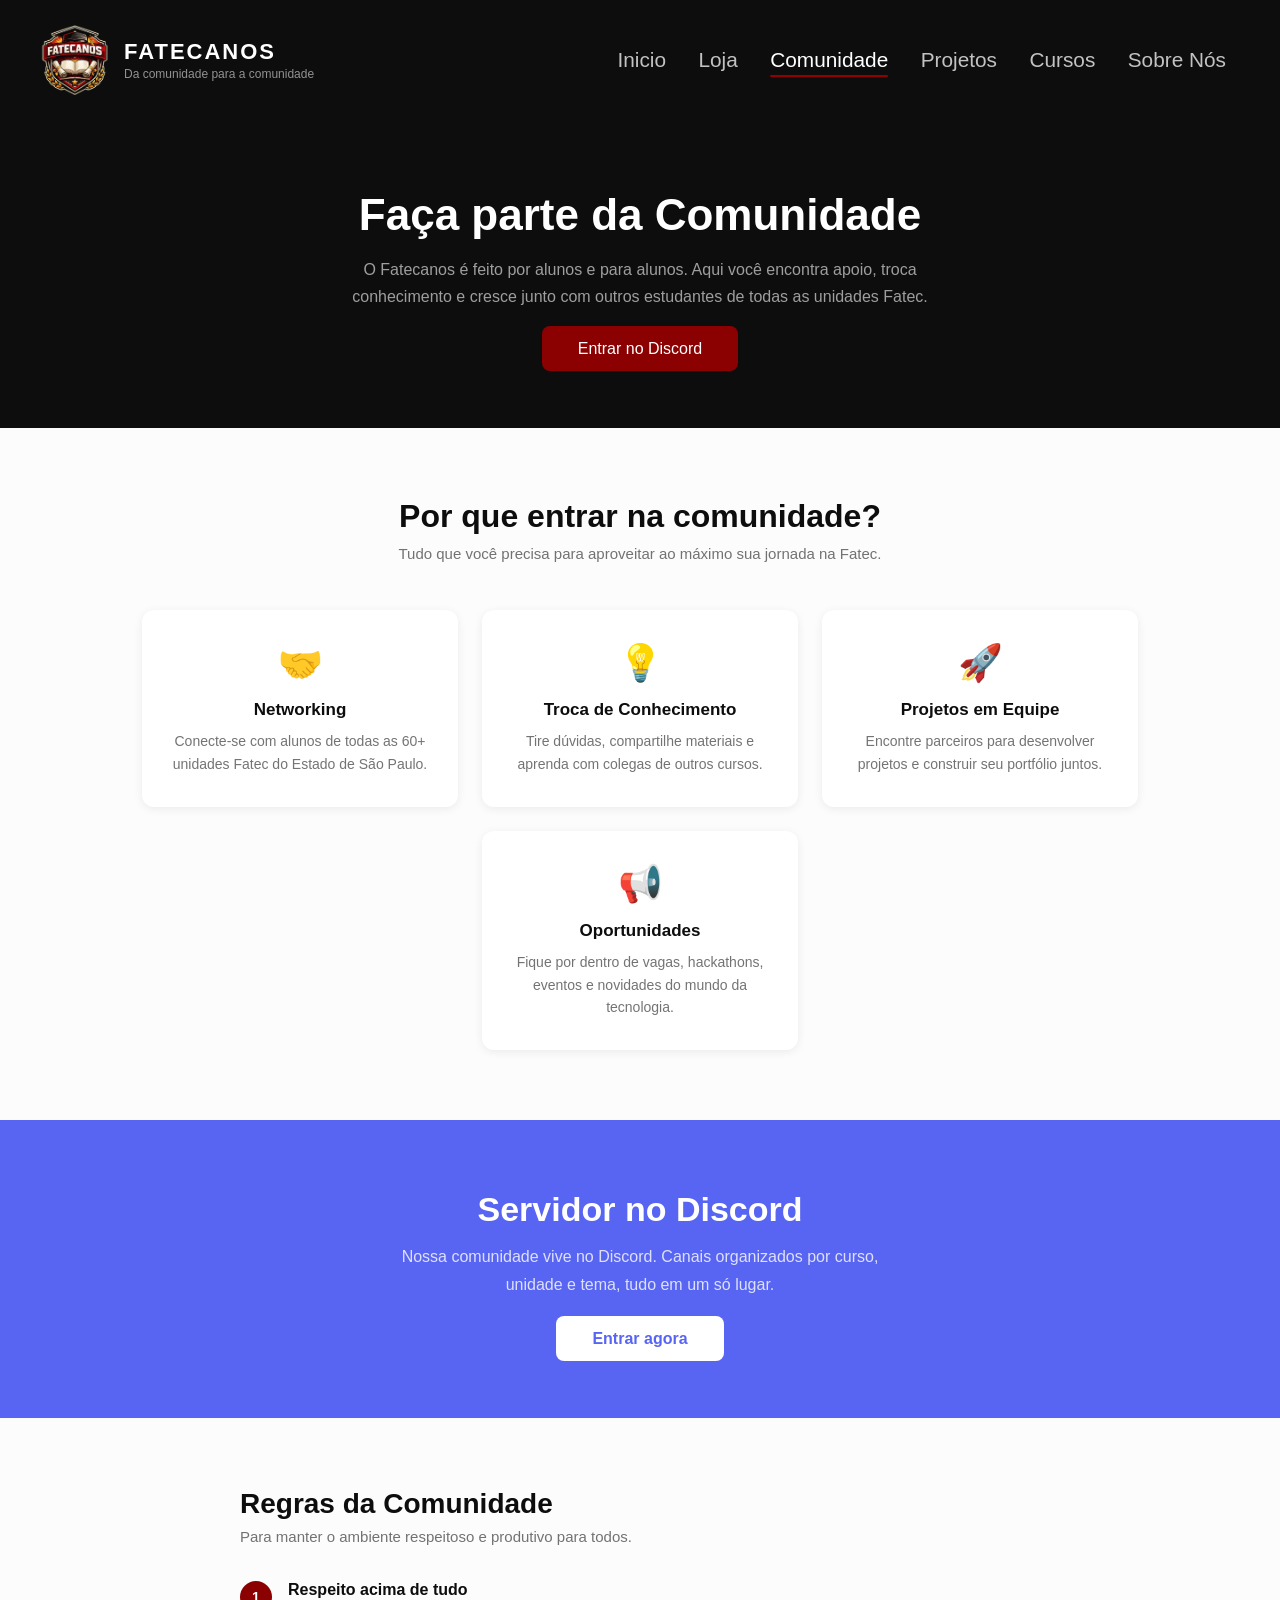
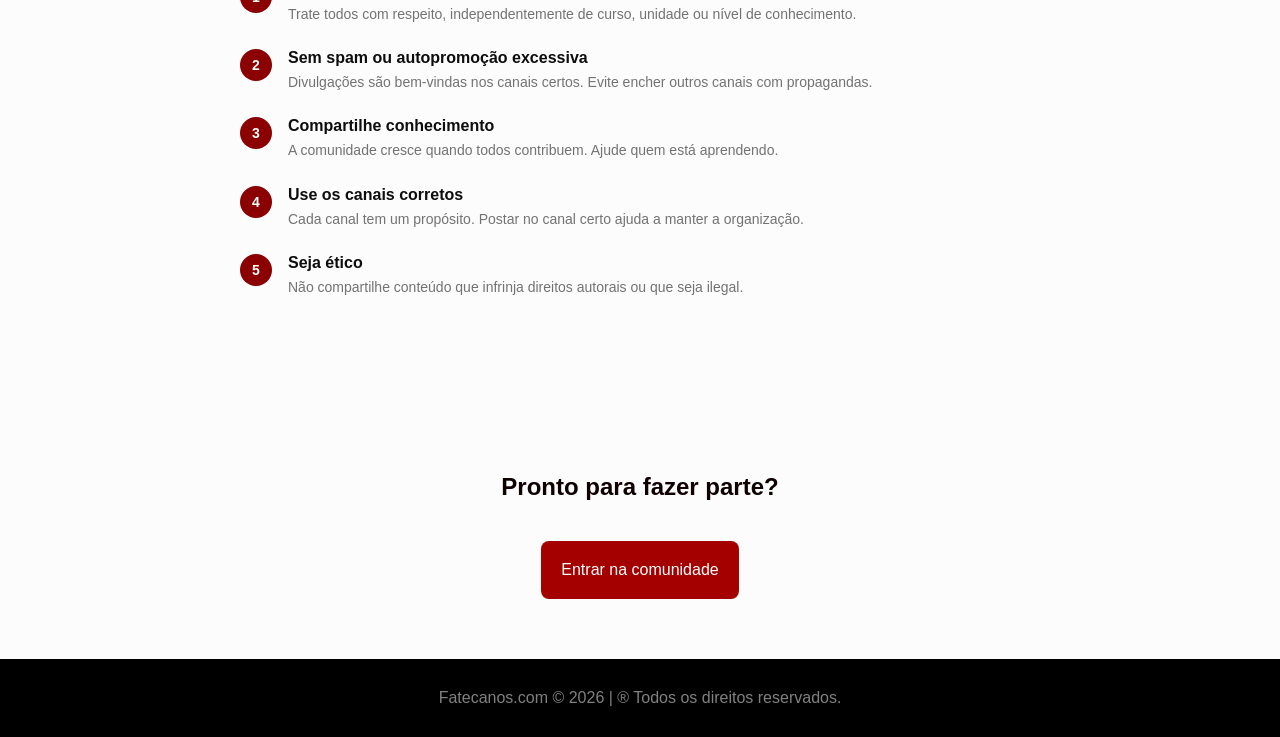
<file: comunidade.html>
<!DOCTYPE html>
<html lang="pt-br">

<head>
    <meta charset="UTF-8">
    <meta http-equiv="X-UA-Compatible" content="IE=edge">
    <meta name="viewport" content="width=device-width, initial-scale=1.0">
    <title>FATECANOS - Comunidade</title>

    <!-- Estilos da Página -->
    <link rel="stylesheet" href="assets/css/estilo.css">
    <link rel="stylesheet" href="assets/css/comunidade.css">
    <link rel="stylesheet" href="assets/css/cards.css">
    <link rel="stylesheet" href="assets/css/nav.css">

    <!-- favicon -->
    <link rel="shortcut icon" href="assets/images/logofatecanos.png" type="image/png">

    <style>
     
    </style>
</head>

<body>
    <header class="container-header">
        <a class="header-logo" href="index.html">
            <img src="assets/images/logofatecanos.png" alt="logo fatecanos">
            <div class="header-texto">
                <h1>FATECANOS</h1>
                <p>Da comunidade para a comunidade</p>
            </div>
        </a>
        <nav class="container-navegacao">
            <a href="index.html">Inicio</a>
            <a href="loja.html">Loja</a>
            <a href="comunidade.html" class="ativo">Comunidade</a>
            <a href="projetos.html">Projetos</a>
            <a href="cursos.html">Cursos</a>
            <a href="sobre.html">Sobre Nós</a>
        </nav>
    </header>

    <main class="main-comunidade">

        <div class="hero-comunidade">
            <h1>Faça parte da Comunidade</h1>
            <p>O Fatecanos é feito por alunos e para alunos. Aqui você encontra apoio, troca conhecimento e
                cresce junto com outros estudantes de todas as unidades Fatec.</p>
            <a href="https://discord.gg/ybd34wSAkk" target="_blank">Entrar no Discord</a>
        </div>

        <div class="secao-beneficios">
            <h2>Por que entrar na comunidade?</h2>
            <p>Tudo que você precisa para aproveitar ao máximo sua jornada na Fatec.</p>

            <div class="grid-beneficios">
                <div class="beneficio-card">
                    <div class="icone">🤝</div>
                    <h3>Networking</h3>
                    <p>Conecte-se com alunos de todas as 60+ unidades Fatec do Estado de São Paulo.</p>
                </div>
                <div class="beneficio-card">
                    <div class="icone">💡</div>
                    <h3>Troca de Conhecimento</h3>
                    <p>Tire dúvidas, compartilhe materiais e aprenda com colegas de outros cursos.</p>
                </div>
                <div class="beneficio-card">
                    <div class="icone">🚀</div>
                    <h3>Projetos em Equipe</h3>
                    <p>Encontre parceiros para desenvolver projetos e construir seu portfólio juntos.</p>
                </div>
                <div class="beneficio-card">
                    <div class="icone">📢</div>
                    <h3>Oportunidades</h3>
                    <p>Fique por dentro de vagas, hackathons, eventos e novidades do mundo da tecnologia.</p>
                </div>
            </div>
        </div>

        <div class="secao-discord">
            <h2>Servidor no Discord</h2>
            <p>Nossa comunidade vive no Discord. Canais organizados por curso, unidade e tema, tudo em um só lugar.</p>
            <a href="https://discord.gg/ybd34wSAkk" target="_blank">Entrar agora</a>
        </div>

        <div class="secao-regras">
            <h2>Regras da Comunidade</h2>
            <p>Para manter o ambiente respeitoso e produtivo para todos.</p>

            <div class="regra-item">
                <div class="regra-numero">1</div>
                <div>
                    <h4>Respeito acima de tudo</h4>
                    <p>Trate todos com respeito, independentemente de curso, unidade ou nível de conhecimento.</p>
                </div>
            </div>
            <div class="regra-item">
                <div class="regra-numero">2</div>
                <div>
                    <h4>Sem spam ou autopromoção excessiva</h4>
                    <p>Divulgações são bem-vindas nos canais certos. Evite encher outros canais com propagandas.</p>
                </div>
            </div>
            <div class="regra-item">
                <div class="regra-numero">3</div>
                <div>
                    <h4>Compartilhe conhecimento</h4>
                    <p>A comunidade cresce quando todos contribuem. Ajude quem está aprendendo.</p>
                </div>
            </div>
            <div class="regra-item">
                <div class="regra-numero">4</div>
                <div>
                    <h4>Use os canais corretos</h4>
                    <p>Cada canal tem um propósito. Postar no canal certo ajuda a manter a organização.</p>
                </div>
            </div>
            <div class="regra-item">
                <div class="regra-numero">5</div>
                <div>
                    <h4>Seja ético</h4>
                    <p>Não compartilhe conteúdo que infrinja direitos autorais ou que seja ilegal.</p>
                </div>
            </div>
        </div>

        <section class="container-principal-fatecanos" style="padding: 60px 20px;">
            <h1>Pronto para fazer parte?</h1>
            <div class="botoes-principal-fatecanos" style="margin-top: 20px;">
                <a href="https://discord.gg/ybd34wSAkk" target="_blank">Entrar na comunidade</a>
            </div>
        </section>

    </main>

    <footer class="footer">
        Fatecanos.com &copy; 2026 | &reg; Todos os direitos reservados.
    </footer>
</body>

</html>
</file>
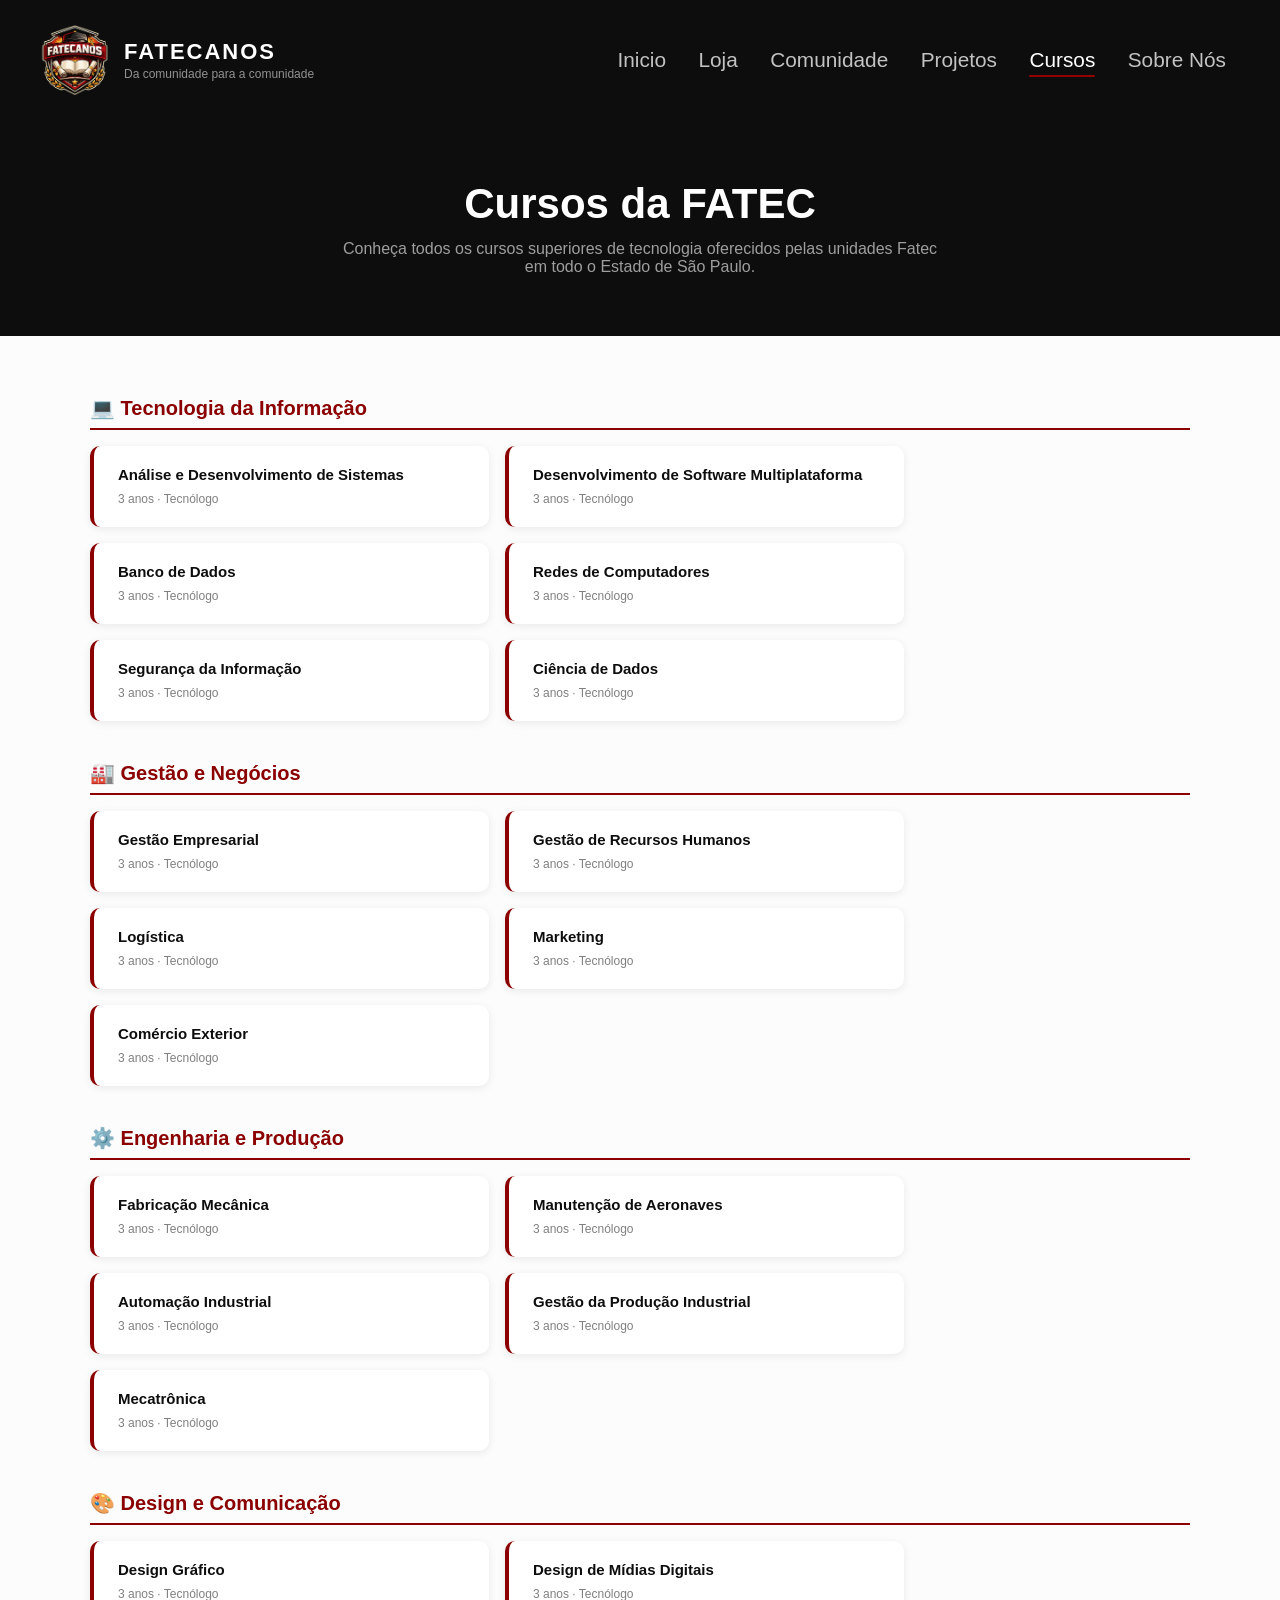
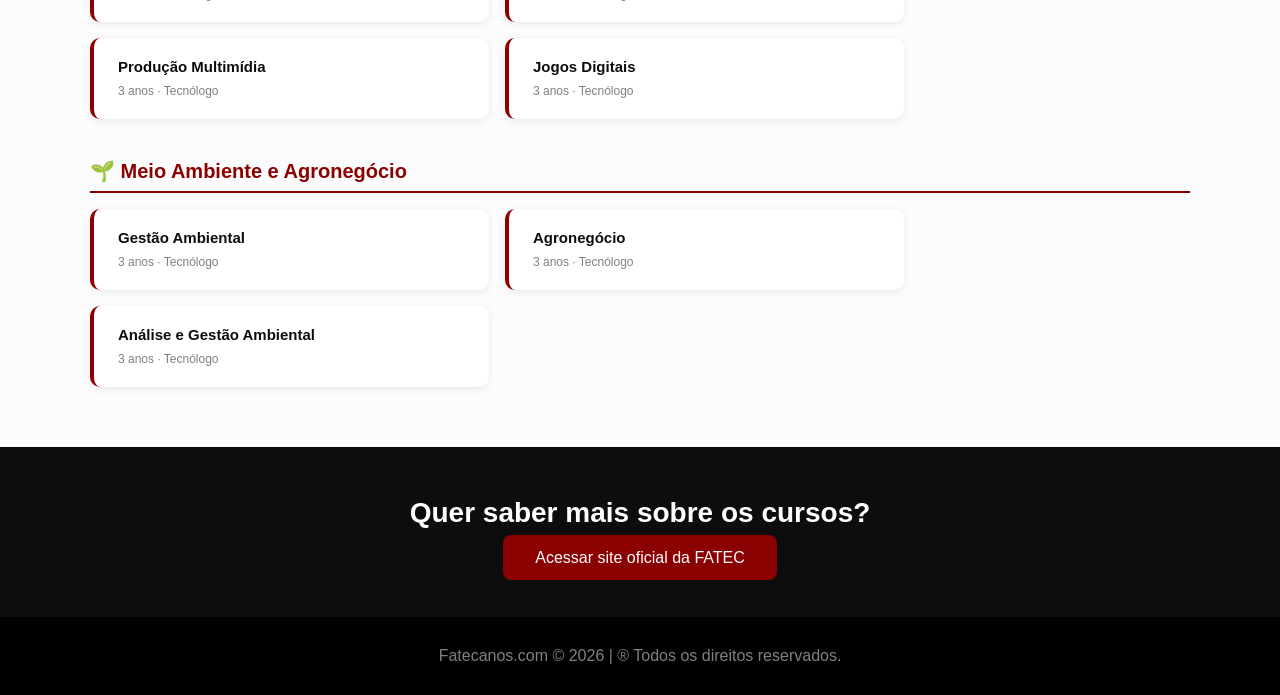
<file: cursos.html>
<!DOCTYPE html>
<html lang="pt-br">

<head>
    <meta charset="UTF-8">
    <meta http-equiv="X-UA-Compatible" content="IE=edge">
    <meta name="viewport" content="width=device-width, initial-scale=1.0">
    <title>FATECANOS - Cursos</title>

    <!-- Estilos da Página -->
    <link rel="stylesheet" href="assets/css/estilo.css">
    <link rel="stylesheet" href="assets/css/comunidade.css">
    <link rel="stylesheet" href="assets/css/cards.css">
    <link rel="stylesheet" href="assets/css/nav.css">
     <link rel="stylesheet" href="assets/css/cursos.css">

    <!-- favicon -->
    <link rel="shortcut icon" href="assets/images/logofatecanos.png" type="image/png">


</head>

<body>
    <header class="container-header">
        <a class="header-logo" href="index.html">
            <img src="assets/images/logofatecanos.png" alt="logo fatecanos">
            <div class="header-texto">
                <h1>FATECANOS</h1>
                <p>Da comunidade para a comunidade</p>
            </div>
        </a>
        <nav class="container-navegacao">
            <a href="index.html">Inicio</a>
            <a href="loja.html">Loja</a>
            <a href="comunidade.html">Comunidade</a>
            <a href="projetos.html">Projetos</a>
            <a href="cursos.html" class="ativo">Cursos</a>
            <a href="sobre.html">Sobre Nós</a>
        </nav>
    </header>

    <main class="main-cursos">

        <div class="hero-cursos">
            <h1>Cursos da FATEC</h1>
            <p>Conheça todos os cursos superiores de tecnologia oferecidos pelas unidades Fatec em todo o Estado de São Paulo.</p>
        </div>

        <article class="container-cursos">

            <p class="area-titulo">💻 Tecnologia da Informação</p>
            <div class="grid-cursos">
                <div class="curso-card">
                    <h3>Análise e Desenvolvimento de Sistemas</h3>
                    <span>3 anos · Tecnólogo</span>
                </div>
                <div class="curso-card">
                    <h3>Desenvolvimento de Software Multiplataforma</h3>
                    <span>3 anos · Tecnólogo</span>
                </div>
                <div class="curso-card">
                    <h3>Banco de Dados</h3>
                    <span>3 anos · Tecnólogo</span>
                </div>
                <div class="curso-card">
                    <h3>Redes de Computadores</h3>
                    <span>3 anos · Tecnólogo</span>
                </div>
                <div class="curso-card">
                    <h3>Segurança da Informação</h3>
                    <span>3 anos · Tecnólogo</span>
                </div>
                <div class="curso-card">
                    <h3>Ciência de Dados</h3>
                    <span>3 anos · Tecnólogo</span>
                </div>
            </div>

            <p class="area-titulo">🏭 Gestão e Negócios</p>
            <div class="grid-cursos">
                <div class="curso-card">
                    <h3>Gestão Empresarial</h3>
                    <span>3 anos · Tecnólogo</span>
                </div>
                <div class="curso-card">
                    <h3>Gestão de Recursos Humanos</h3>
                    <span>3 anos · Tecnólogo</span>
                </div>
                <div class="curso-card">
                    <h3>Logística</h3>
                    <span>3 anos · Tecnólogo</span>
                </div>
                <div class="curso-card">
                    <h3>Marketing</h3>
                    <span>3 anos · Tecnólogo</span>
                </div>
                <div class="curso-card">
                    <h3>Comércio Exterior</h3>
                    <span>3 anos · Tecnólogo</span>
                </div>
            </div>

            <p class="area-titulo">⚙️ Engenharia e Produção</p>
            <div class="grid-cursos">
                <div class="curso-card">
                    <h3>Fabricação Mecânica</h3>
                    <span>3 anos · Tecnólogo</span>
                </div>
                <div class="curso-card">
                    <h3>Manutenção de Aeronaves</h3>
                    <span>3 anos · Tecnólogo</span>
                </div>
                <div class="curso-card">
                    <h3>Automação Industrial</h3>
                    <span>3 anos · Tecnólogo</span>
                </div>
                <div class="curso-card">
                    <h3>Gestão da Produção Industrial</h3>
                    <span>3 anos · Tecnólogo</span>
                </div>
                <div class="curso-card">
                    <h3>Mecatrônica</h3>
                    <span>3 anos · Tecnólogo</span>
                </div>
            </div>

            <p class="area-titulo">🎨 Design e Comunicação</p>
            <div class="grid-cursos">
                <div class="curso-card">
                    <h3>Design Gráfico</h3>
                    <span>3 anos · Tecnólogo</span>
                </div>
                <div class="curso-card">
                    <h3>Design de Mídias Digitais</h3>
                    <span>3 anos · Tecnólogo</span>
                </div>
                <div class="curso-card">
                    <h3>Produção Multimídia</h3>
                    <span>3 anos · Tecnólogo</span>
                </div>
                <div class="curso-card">
                    <h3>Jogos Digitais</h3>
                    <span>3 anos · Tecnólogo</span>
                </div>
            </div>

            <p class="area-titulo">🌱 Meio Ambiente e Agronegócio</p>
            <div class="grid-cursos">
                <div class="curso-card">
                    <h3>Gestão Ambiental</h3>
                    <span>3 anos · Tecnólogo</span>
                </div>
                <div class="curso-card">
                    <h3>Agronegócio</h3>
                    <span>3 anos · Tecnólogo</span>
                </div>
                <div class="curso-card">
                    <h3>Análise e Gestão Ambiental</h3>
                    <span>3 anos · Tecnólogo</span>
                </div>
            </div>

        </article>

        <div class="cta-cursos">
            <h2>Quer saber mais sobre os cursos?</h2>
            <a href="https://www.fatec.sp.gov.br" target="_blank">Acessar site oficial da FATEC</a>
        </div>

    </main>

    <footer class="footer">
        Fatecanos.com &copy; 2026 | &reg; Todos os direitos reservados.
    </footer>
</body>

</html>
</file>
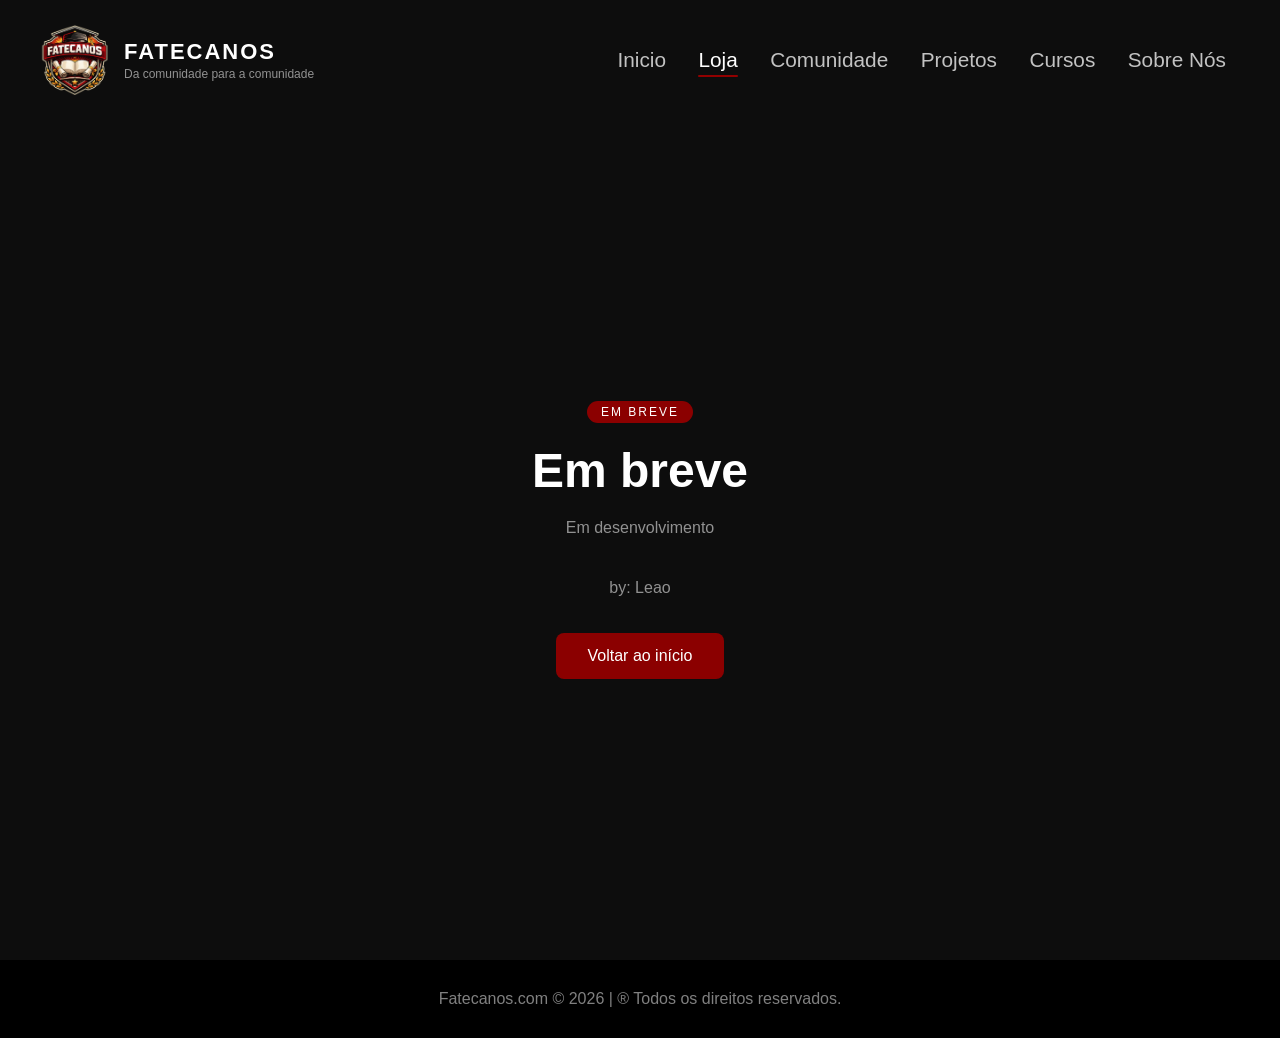
<file: loja.html>
<!DOCTYPE html>
<html lang="pt-br">

<head>
    <meta charset="UTF-8">
    <meta http-equiv="X-UA-Compatible" content="IE=edge">
    <meta name="viewport" content="width=device-width, initial-scale=1.0">
    <title>FATECANOS - Em Breve</title>

    <!-- Estilos da Página -->
    <link rel="stylesheet" href="assets/css/estilo.css">
    <link rel="stylesheet" href="assets/css/comunidade.css">
    <link rel="stylesheet" href="assets/css/cards.css">
    <link rel="stylesheet" href="assets/css/nav.css">
    <link rel="stylesheet" href="assets/css/sobre.css">

    <!-- favicon -->
    <link rel="shortcut icon" href="assets/images/logofatecanos.png" type="image/png">

   
</head>

<body>
    <header class="container-header">
        <a class="header-logo" href="index.html">
            <img src="assets/images/logofatecanos.png" alt="logo fatecanos">
            <div class="header-texto">
                <h1>FATECANOS</h1>
                <p>Da comunidade para a comunidade</p>
            </div>
        </a>
        <nav class="container-navegacao">
            <a href="index.html">Inicio</a>
            <a href="loja.html" class="ativo">Loja</a>
            <a href="comunidade.html">Comunidade</a>
            <a href="projetos.html">Projetos</a>
            <a href="cursos.html">Cursos</a>
            <a href="sobre.html">Sobre Nós</a>
        </nav>
    </header>

    <main class="main-oculto">
        <span class="badge-breve">Em breve</span>
        <h1>Em breve</h1>
        <p> Em desenvolvimento </p>
        <P>by: Leao </P>
        <a href="index.html">Voltar ao início</a>
    </main>

    <footer class="footer">
        Fatecanos.com &copy; 2026 | &reg; Todos os direitos reservados.
    </footer>
</body>

</html>
</file>
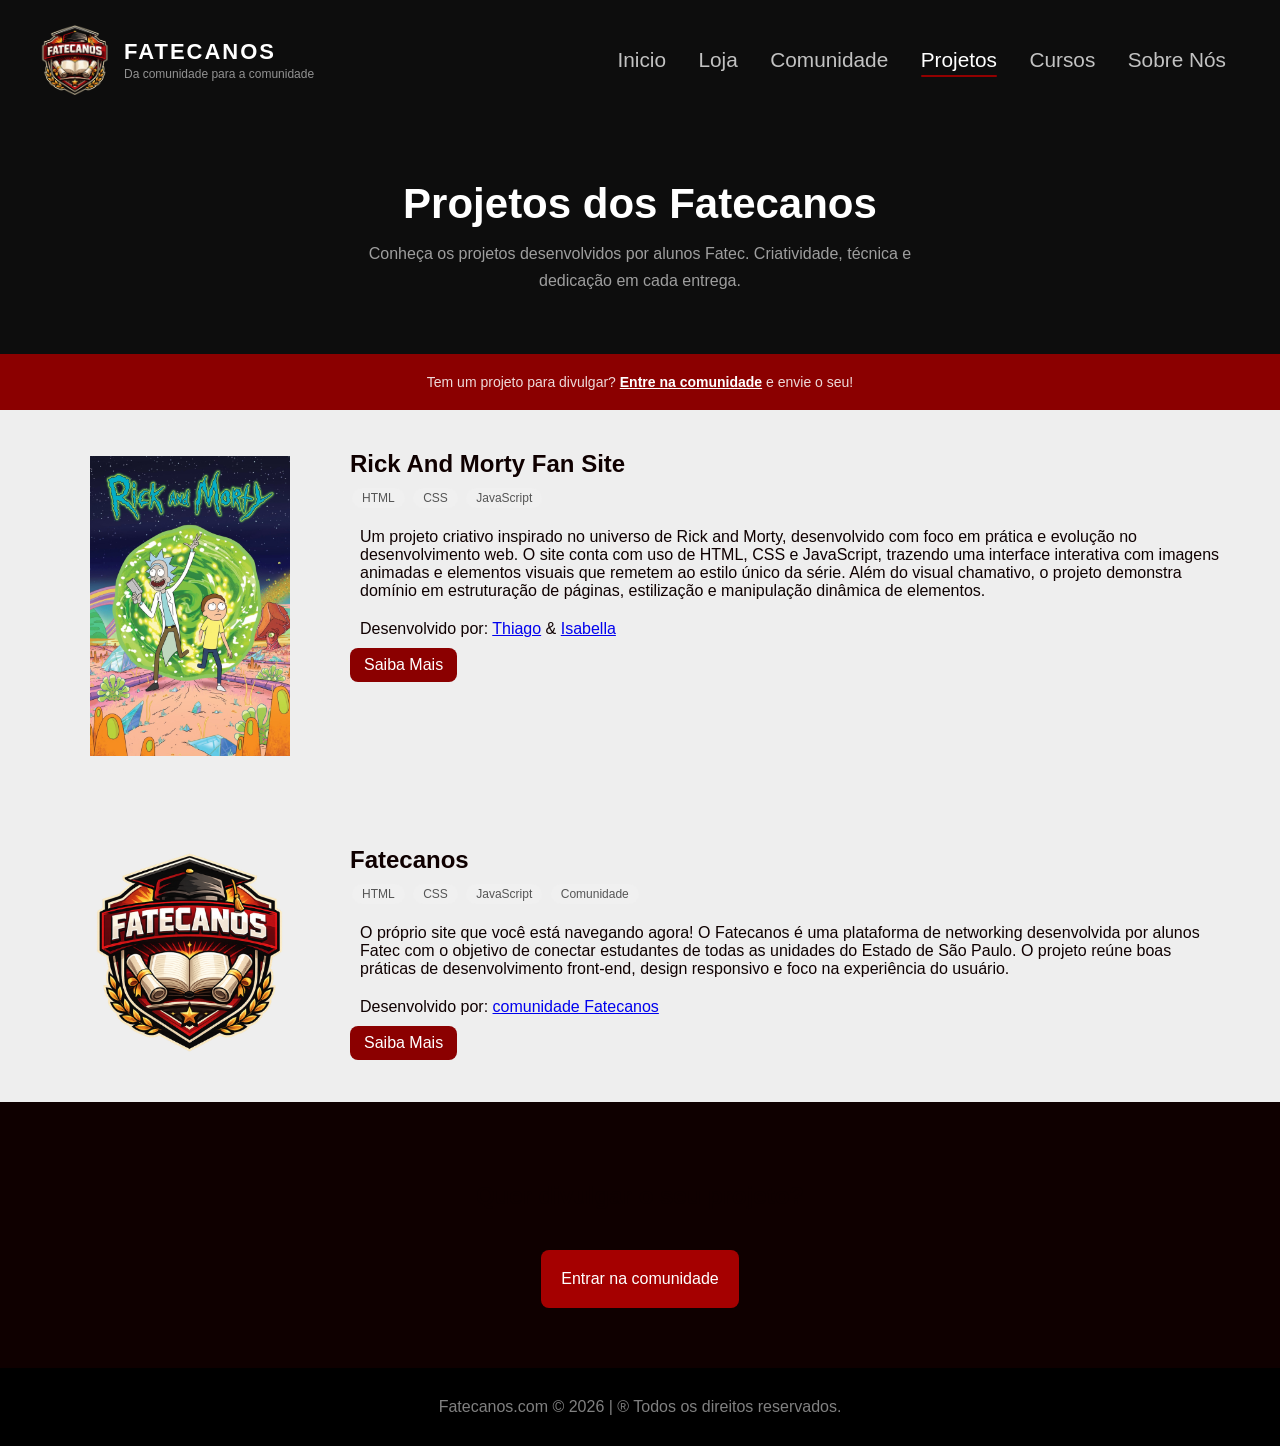
<file: projetos.html>
<!DOCTYPE html>
<html lang="pt-br">

<head>
    <meta charset="UTF-8">
    <meta http-equiv="X-UA-Compatible" content="IE=edge">
    <meta name="viewport" content="width=device-width, initial-scale=1.0">
    <title>FATECANOS - Projetos</title>

    <!-- Estilos da Página -->
    <link rel="stylesheet" href="assets/css/estilo.css">
    <link rel="stylesheet" href="assets/css/comunidade.css">
    <link rel="stylesheet" href="assets/css/cards.css">
    <link rel="stylesheet" href="assets/css/nav.css">
    <link rel="stylesheet" href="assets/css/projetos.css">

    <!-- favicon -->
    <link rel="shortcut icon" href="assets/images/logofatecanos.png" type="image/png">

    <style>

    </style>
</head>

<body>
    <header class="container-header">
        <a class="header-logo" href="index.html">
            <img src="assets/images/logofatecanos.png" alt="logo fatecanos">
            <div class="header-texto">
                <h1>FATECANOS</h1>
                <p>Da comunidade para a comunidade</p>
            </div>
        </a>
        <nav class="container-navegacao">
            <a href="index.html">Inicio</a>
            <a href="loja.html">Loja</a>
            <a href="comunidade.html">Comunidade</a>
            <a href="projetos.html" class="ativo">Projetos</a>
            <a href="cursos.html">Cursos</a>
            <a href="sobre.html">Sobre Nós</a>
        </nav>
    </header>

    <main class="main-projetos">

        <div class="hero-projetos">
            <h1>Projetos dos Fatecanos</h1>
            <p>Conheça os projetos desenvolvidos por alunos Fatec. Criatividade, técnica e dedicação em cada entrega.</p>
        </div>

        <div class="submeta-projetos">
            <p>Tem um projeto para divulgar? <a href="comunidade.html">Entre na comunidade</a> e envie o seu!</p>
        </div>

        <article class="container-projetos">

            <div class="projetos">
                <img src="assets/images/rickanmorty.jpg" alt="Rick and Morty">
                <div>
                    <h2>Rick And Morty Fan Site</h2>
                    <div class="projetos-tags">
                        <span class="tag">HTML</span>
                        <span class="tag">CSS</span>
                        <span class="tag">JavaScript</span>
                    </div>
                    <p>Um projeto criativo inspirado no universo de Rick and Morty, desenvolvido com foco em prática e
                        evolução no desenvolvimento web. O site conta com uso de HTML, CSS e JavaScript, trazendo uma
                        interface interativa com imagens animadas e elementos visuais que remetem ao estilo único da série.
                        Além do visual chamativo, o projeto demonstra domínio em estruturação de páginas, estilização e
                        manipulação dinâmica de elementos.</p>
                    <p>Desenvolvido por: <a href="https://github.com/codeByThiago" target="_blank">Thiago</a> &amp; <a href="https://github.com/isabellasakamoto"
                            target="_blank">Isabella</a></p>
                    <div class="botoes-projetos">
                        <a href="https://codebythiago.github.io/rickmortyexample/index.html" target="_blank">Saiba Mais</a>
                    </div>
                </div>
            </div>

            <div class="projetos">
                <img src="assets/images/logofatecanos.png" alt="Fatecanos">
                <div>
                    <h2>Fatecanos</h2>
                    <div class="projetos-tags">
                        <span class="tag">HTML</span>
                        <span class="tag">CSS</span>
                        <span class="tag">JavaScript</span>
                        <span class="tag">Comunidade</span>
                    </div>
                    <p>O próprio site que você está navegando agora! O Fatecanos é uma plataforma de networking
                        desenvolvida por alunos Fatec com o objetivo de conectar estudantes de todas as unidades do
                        Estado de São Paulo. O projeto reúne boas práticas de desenvolvimento front-end, design responsivo
                        e foco na experiência do usuário.</p>
                    <p>Desenvolvido por: <a href="comunidade.html">comunidade Fatecanos</a></p>
                    <div class="botoes-projetos">
                        <a href="fatecanos.html">Saiba Mais</a>
                    </div>
                </div>
            </div>

          

        </article>

        <section class="container-principal-fatecanos" style="padding: 60px 20px;">
            <h1>Quer divulgar o seu projeto?</h1>
            <div class="botoes-principal-fatecanos" style="margin-top: 20px;">
                <a href="comunidade.html">Entrar na comunidade</a>
            </div>
        </section>

    </main>

    <footer class="footer">
        Fatecanos.com &copy; 2026 | &reg; Todos os direitos reservados.
    </footer>
</body>

</html>
</file>
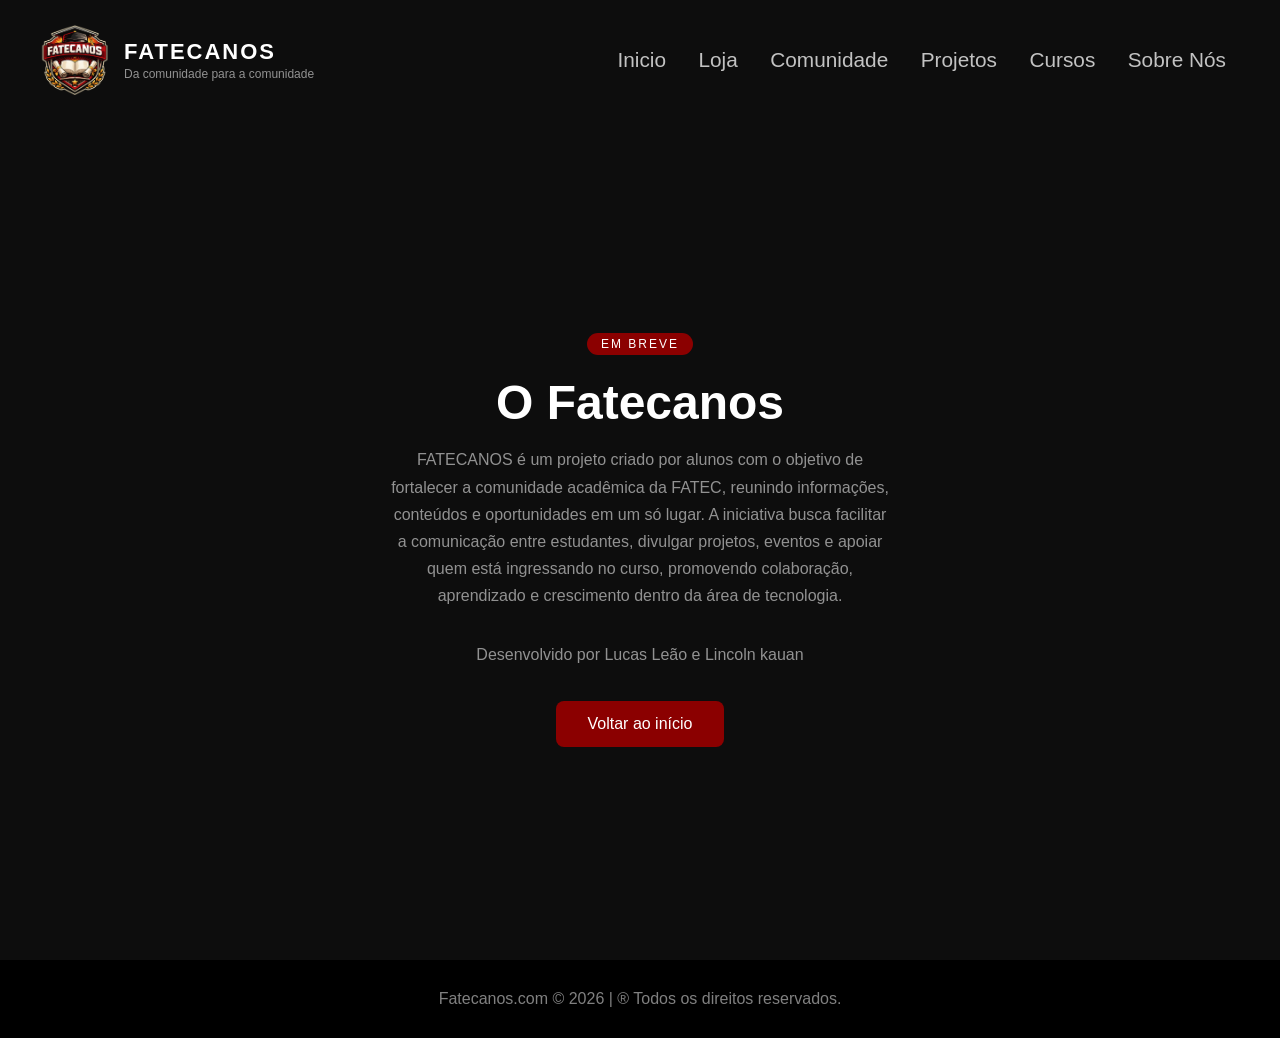
<file: sobre.html>
<!DOCTYPE html>
<html lang="pt-br">

<head>
    <meta charset="UTF-8">
    <meta http-equiv="X-UA-Compatible" content="IE=edge">
    <meta name="viewport" content="width=device-width, initial-scale=1.0">
    <title>FATECANOS - Em Breve</title>

    <!-- Estilos da Página -->
    <link rel="stylesheet" href="assets/css/estilo.css">
    <link rel="stylesheet" href="assets/css/comunidade.css">
    <link rel="stylesheet" href="assets/css/cards.css">
    <link rel="stylesheet" href="assets/css/nav.css">
    <link rel="stylesheet" href="assets/css/sobre.css">

    <!-- favicon -->
    <link rel="shortcut icon" href="assets/images/logofatecanos.png" type="image/png">

   
</head>

<body>
    <header class="container-header">
        <a class="header-logo" href="index.html">
            <img src="assets/images/logofatecanos.png" alt="logo fatecanos">
            <div class="header-texto">
                <h1>FATECANOS</h1>
                <p>Da comunidade para a comunidade</p>
            </div>
        </a>
        <nav class="container-navegacao">
            <a href="index.html">Inicio</a>
            <a href="loja.html">Loja</a>
            <a href="comunidade.html">Comunidade</a>
            <a href="projetos.html">Projetos</a>
            <a href="cursos.html">Cursos</a>
            <a href="sobre.html">Sobre Nós</a>
        </nav>
    </header>

    <main class="main-oculto">
        <span class="badge-breve">Em breve</span>
        <h1>O Fatecanos</h1>
        <p>FATECANOS é um projeto criado por alunos com o objetivo de fortalecer a comunidade acadêmica da FATEC, reunindo informações, conteúdos e oportunidades em um só lugar. A iniciativa busca facilitar a comunicação entre estudantes, divulgar projetos, eventos e apoiar quem está ingressando no curso, promovendo colaboração, aprendizado e crescimento dentro da área de tecnologia.</p>
        <P>Desenvolvido por Lucas Leão e Lincoln kauan</P>
        <a href="index.html">Voltar ao início</a>
    </main>

    <footer class="footer">
        Fatecanos.com &copy; 2026 | &reg; Todos os direitos reservados.
    </footer>
</body>

</html>
</file>
<file: assets/css/estilo.css>
/* ========================= */
/* LUCAS LEÃO                */
/* ========================= */

:root {
    --font-default: Arial, Helvetica, sans-serif;
  
}

* {
    margin: 0;
    padding: 0;
}

body {
    font-family: Arial, Helvetica, sans-serif;
    
}

@media (max-width: 768px) {}

.main {
    min-height: auto;
    background-color: #fcfcfc;
}

/*  GERAL */
.text-center {
    text-align: center;
    color: #2b2b2b;
}

.margin-top-40 {
    margin-top: 40px;
}

/* ========================= */
/* RESPONSIVO -> MOVIDO      */
/* ========================= */
/* HEADER  -> MOVIDO         */
/* ========================= */
/* NAVEGAÇÃO  ->  MOVIDO     */
/* ========================= */

/* ESTASTISTICAS */

.estatisticas {
    display: flex; /*Aqui ele simplesmente alinho oq tava dentro da class*/
    gap: 32px; /*espaço*/
    margin-bottom: 32px;
    position: relative;
}
.stat {
    display: flex;
    flex-direction: column; 
    gap: 4px;
}
.stat-numero {
    font-family: sans-serif;
    font-size: 32px;
    font-weight: 700;
}
.stat-label {
    font-size: 20px;
    color:rgba(0, 0, 0, 0.55);
}
.artigo {
    display: flex;
    align-items: center;
    gap: 40px;
    padding: 60px 80px;
    
    min-height: 500px;
}

.artigo-texto {
    flex: 1;
    color: #6f0000;
}

.artigo-texto h1 {
    font-size: 56px;
    line-height: 1.3;
    margin-bottom: 16px;
    color: #000000;
}

.artigo-texto p {
    font-size: 15px;
    line-height: 1.7;
    color: rgba(0, 0, 0, 0.7);
}

.botao-artigo {
    display: inline-block;
    /* inline-block permite definir padding mas fica na mesma linha */
    margin-top: 24px;
    padding: 12px 28px;
    background: #8B0000;
    color: rgba(255, 255, 255, 0.685);
    text-decoration: none;
    border-radius: 8px;
    transition: background 0.3s;
    /* transition suaviza a mudança de cor no hover */
}

.botao-artigo:hover {
    background: #ff0000;
}

.artigo-imagem {
    flex: 1;
    max-width: 650px;
}

.artigo-imagem img {
    width: 100%;
    /* ocupa toda a largura da div pai */
    border-radius: 12px;
    object-fit: cover;
    border-color: #8B0000;
    border-style: solid;
}
.artigo-imagem img:hover {
    color: #5e0000;
}

/* ========================= */
/* FATECANOS - SLIDER        */
/* ========================= */

.slider-wrapper {
    display: flex;
    justify-content: center;
    background-color:#0D0D0D;
    padding: 30px 0;
    overflow: hidden;
   
    /* esconde qualquer coisa que vaze para fora do wrapper */
  
}
.slider {
  width: 800px;
    height: 400px;
    overflow: hidden;
    position: relative;
    padding: 0;
    margin: 0;
    border-style: solid;
    border-color: #5e0000;
}


.slides {
    width: 400%;
    height: 400px;
    display: flex;
}

.slides input {
    opacity: 0;
}

.slide {
    width: 25%;
    position: relative;
    flex-shrink: 0;
    transition: 0.6s ease-in-out; 
}

.slide img {
    width: 100%;
    height: 100%;
    object-fit: cover;
    display: block;
    margin-left: 0; 
}

.manual-navigation {
    position: absolute;
    width: 800px;
    margin-top: -40px;
    display: flex;
    justify-content: center;
}

.manual-btn {
    border: 2px solid #000000;
    padding: 5px;
    border-radius: 10px;
    cursor: pointer;
    transition: 1s;
}

.manual-btn:not(:last-child) {
    margin-right: 40px;
}

.manual-btn:hover {
    background-color: #000000;
}

#radio1:checked ~ .first { margin-left: 0%; }
#radio2:checked ~ .first { margin-left: -25%; }
#radio3:checked ~ .first { margin-left: -50%; }
#radio4:checked ~ .first { margin-left: -75%; }

.navigation-auto div {
    border: 2px solid #a00000;
    padding: 5px;
    border-radius: 10px;
    cursor: pointer;
    transition: 1s;
}

.radio-btn-teste {
    display: none;     /*Ele basicamente fa*/
}

.navigation-auto {
    position: absolute;
    width: 800px;
    margin-top: 360px;
    display: flex;
    justify-content: center;
}

.navigation-auto div:not(:last-child) {
    margin-right: 40px;
}

#radio1:checked ~ .navigation-auto .auto-btn1 { background-color: #ff0000; }
#radio2:checked ~ .navigation-auto .auto-btn2 { background-color: #ff0000; }
#radio3:checked ~ .navigation-auto .auto-btn3 { background-color: #ff0000; }
#radio4:checked ~ .navigation-auto .auto-btn4 { background-color: #ff0000; }
/* ========================= */
/* FATECANOS - HERO   */
/* ========================= */

.hero-fatecanos {
    background-color: #fafafa;
    padding: 36px;
}

.artigo-fatecanos h1{
    color: #0D0D0D;
    padding: 10px;
    text-align: center;
}

.artigo-fatecanos {
    max-width: 600px;
    margin: auto;
}

.artigo-fatecanos p{
    color: #ffffff;
    text-align: center;
    background-color: #5e0000;
    border-radius: 26px;
    padding: 16px;
    
}
.lista-fatecanos ul {
    display: flex;
    align-items: center;
    justify-content: center;
    gap: 20px;
}
.lista-fatecanos li {
    color: #0D0D0D;
    font-family: Arial, Helvetica, sans-serif;
    font-weight: 700;
}
.botao-fatecanos a {
     background-color: #5e0000;
    padding: 12px 25px;
    border-radius: 9px;
    text-decoration: none;
    display: inline-block;
}
.botao-fatecanos a {
    background: #8B0000;
    color: white;
    padding: 12px 25px;
    border-radius: 8px;
    text-decoration: none;
    display: inline-block;
    text-shadow: #000000;
}
.botao-fatecanos a:hover {
    background: #a00000;
    transition: 0.3s;
}
.botao-fatecanos h1{
    text-align: center;
    font-weight:900;
    font-family: Arial, Helvetica, sans-serif;
}


/* ========================= */
/* SEÇÃO FINAL (CTA)         */
/* ========================= */

.container-principal-fatecanos {
    text-align: center;
}
.container-principal-fatecanos h1{
    padding: 20px;
}
.container-principal-fatecanos a{
    padding: 20px;
}

.botao-fatecanos a{
    background-color: #5e0000;
    padding: 25px 25px;
    border-radius: 9px;
    text-decoration: none;
    display: inline-block;
    align-items: center;
    justify-content: center;
}

.botoes-principal-fatecanos a {
    background: #a50000;
    color: white;
    padding: 22px 25px;
    border-radius: 8px;
    text-decoration: none;
    display: inline-block;
    text-shadow: #000000;
    text-align: center;
    padding: 20px;
    
}
.botoes-principal-fatecanos {
    display: flex;
    justify-content: center;  /* centraliza horizontalmente */
    align-items: center;
    width: 100%;
}

.botoes-principal-fatecanos a:hover {
    background: #a00000;
    transition: 0.3s;
}
.projetos p{
    padding: 10px;
}

/* ========================= */
/* RESPONSIVO (CELULAR)      */
/* ========================= */

@media (max-width: 768px) {
    .container-servicos article {
        width: 100%;
        margin: 10px 0;
    }
}

/* ========================= */
/* FOOTER                    */
/* ========================= */

footer {
    display: flex;
    gap: 4px;
    text-align: center;
    justify-content:center;
    padding: 30px;
    background-color: #000000;
    color: gray;
}
</file>
<file: assets/css/comunidade.css>
/* ========================= */
/*       CSS COMUNIDADE      */
/* ========================= */


@import url('https://fonts.googleapis.com/css2?family=Bebas+Neue&display=swap');

:root {
    --font-default: Arial, Helvetica, sans-serif;
    --cor-1: #0f0000;
    --background: radial-gradient(circle at 50% 20%, #ffffff, #ffffff 70%);
    /* :root é onde ficam as variáveis globais do site — valores que você reutiliza em vários lugares */
}

* {
    margin: 0;
    padding: 0;
    /* o * seleciona TODOS os elementos — isso zera as margens e paddings padrão do navegador */
}

body {
    font-family: Arial, Helvetica, sans-serif;
    color: var(--cor-1);
    background-color: var(--cor-1);
    /* var(--cor-1) usa a variável que definimos lá no :root */
}

/* essa parte preciso comentar */
   .main-comunidade {
            background-color: #fcfcfc;
        }

        /* HERO */
        .hero-comunidade {
            background-color: #0D0D0D;
            padding: 70px 40px;
            text-align: center;
        }

        .hero-comunidade h1 {
            color: #ffffff;
            font-size: 44px;
            margin-bottom: 16px;
        }

        .hero-comunidade p {
            color: rgba(255, 255, 255, 0.6);
            font-size: 16px;
            max-width: 580px;
            margin: 0 auto 30px;
            line-height: 1.7;
        }

        .hero-comunidade a {
            background: #8B0000;
            color: white;
            padding: 14px 36px;
            border-radius: 8px;
            text-decoration: none;
            font-size: 16px;
            transition: background 0.3s;
        }

        .hero-comunidade a:hover {
            background: #a00000;
        }

        /* BENEFÍCIOS */
        .secao-beneficios {
            padding: 70px 80px;
            text-align: center;
        }

        .secao-beneficios h2 {
            font-size: 32px;
            color: #0D0D0D;
            margin-bottom: 10px;
        }

        .secao-beneficios > p {
            color: rgba(0, 0, 0, 0.55);
            font-size: 15px;
            margin-bottom: 48px;
        }

        .grid-beneficios {
            display: flex;
            gap: 24px;
            flex-wrap: wrap;
            justify-content: center;
        }

        .beneficio-card {
            background: #ffffff;
            border-radius: 12px;
            padding: 32px 28px;
            width: 260px;
            box-shadow: 0 2px 10px rgba(0, 0, 0, 0.07);
            transition: transform 0.3s ease;
        }

        .beneficio-card:hover {
            transform: translateY(-6px);
        }

        .beneficio-card .icone {
            font-size: 36px;
            margin-bottom: 16px;
        }

        .beneficio-card h3 {
            font-size: 17px;
            color: #0D0D0D;
            margin-bottom: 10px;
        }

        .beneficio-card p {
            font-size: 14px;
            color: rgba(0, 0, 0, 0.55);
            line-height: 1.6;
        }

        /* DISCORD */
        .secao-discord {
            background-color: #5865F2;
            padding: 70px 40px;
            text-align: center;
        }

        .secao-discord h2 {
            color: #ffffff;
            font-size: 34px;
            margin-bottom: 14px;
        }

        .secao-discord p {
            color: rgba(255, 255, 255, 0.8);
            font-size: 16px;
            max-width: 520px;
            margin: 0 auto 32px;
            line-height: 1.7;
        }

        .secao-discord a {
            background: #ffffff;
            color: #5865F2;
            padding: 14px 36px;
            border-radius: 8px;
            text-decoration: none;
            font-size: 16px;
            font-weight: 700;
            transition: background 0.3s;
        }

        .secao-discord a:hover {
            background: #e8e8e8;
        }

        /* REGRAS */
        .secao-regras {
            padding: 70px 80px;
            max-width: 800px;
            margin: 0 auto;
        }

        .secao-regras h2 {
            font-size: 28px;
            color: #0D0D0D;
            margin-bottom: 8px;
        }

        .secao-regras > p {
            color: rgba(0, 0, 0, 0.55);
            margin-bottom: 36px;
            font-size: 15px;
        }

        .regra-item {
            display: flex;
            gap: 16px;
            align-items: flex-start;
            margin-bottom: 24px;
        }

        .regra-numero {
            background: #8B0000;
            color: white;
            width: 32px;
            height: 32px;
            border-radius: 50%;
            display: flex;
            align-items: center;
            justify-content: center;
            font-weight: 700;
            font-size: 14px;
            flex-shrink: 0;
        }

        .regra-item h4 {
            color: #0D0D0D;
            margin-bottom: 4px;
            font-size: 16px;
        }

        .regra-item p {
            color: rgba(0, 0, 0, 0.55);
            font-size: 14px;
            line-height: 1.6;
        }

        @media (max-width: 768px) {
            .secao-beneficios,
            .secao-regras {
                padding: 50px 20px;
            }

            .beneficio-card {
                width: 100%;
            }
        }

        /* daqui pra cima preciso comentar */
/*
.main-comunidade {
    background: radial-gradient(circle at 50% 20%, #000000, #5e0000 70%);;
    
}
.container-comunidade1 {
    padding: 60px 20px;
      display: flex;
    gap: 30px;  
      align-items: center;
    justify-content: center;
    text-align: center;
}
.container-comunidade1 p{
    padding: 10px;
  

}
.btn-comunidade {
    align-items: center;
    justify-content: center;
}
.btn-comunidade a{
    background-color: #eeeeee;
    color: #960000;
    text-decoration: none;
    padding: 12px 120px;
    display: inline-block;
    border-radius: 8px;
    
}

.btn-comunidade a:hover {
    background-color: #5e0000;
    color: white;
    transition: ease 0.5s;
    transform: scale(1.3);
}
*/
/* PARTE DA FAIXA */

.strip {
    background: #9B1C1C;
    padding: 10px 2rem;
    overflow: hidden;
    white-space: nowrap;
}

.strip-inner {
    display: inline-flex;
    gap: 3rem;
    animation: scroll 10s linear infinite;
}

.strip span {
    font-family: 'Bebas Neue', sans-serif;
    font-size: 14px;
    color: rgba(255, 255, 255, 0.7);
    letter-spacing: 2px;
}

.strip span.sep {
    color: rgba(255, 255, 255, 0.3);
}

@keyframes scroll {
    0% {
        transform: translateX(0);
    }

    100% {
        transform: translateX(-50%);
    }
}

.container-cards {
    display: flex;
    background-color: #ebebeb;
    justify-content: center;
    align-items: center;
    height: 40vh;
    font-family: "Arial";
    gap: 48px;
}

.card {
    background-color: rgb(0, 0, 0);
    width: 210px;
    height: 300px;
    border-radius: 12px;
    box-shadow: 2px 2px 2px #ffffffaa;

}

.card img {
    width: 100%;
    height: 130px;
    border-top-left-radius: 12px;
    border-top-right-radius: 12px;
}

.card div {
    display: flex;
    flex-direction: column;
    justify-content: center;
    align-items: center;
    gap: 9px;
    height: 50%;
}

.card span {
    text-align: center;
}

.card h1 {
    font-size: 1.2rem;
    padding: 5px;
}

.card h2 {
    font-size: .9rem;
    color: #5e0000;
    padding: 2px;
    text-align: center;

}

.card a {
    display: inline-block;
    /* inline-block permite definir padding mas fica na mesma linha */
    margin-top: 24px;
    padding: 12px 28px;
    background: #8B0000;
    color: rgba(255, 255, 255, 0.685);
    text-decoration: none;
    border-radius: 8px;
    transition: background 0.3s;
    /* transition suaviza a mudança de cor no hover */
}

.card a:hover {
    background-color: #ffffff;
    color: rgb(57, 0, 0);
    transition: ease 0.5s;
    transform: scale(1.2);
}

.card:hover {
    color: #ffffff;
    transform: scale(1.1);
    border-radius: 12px;
    box-shadow: 4px 4px 4px #000000aa;
}
</file>
<file: assets/css/cards.css>
/* CARDS */
* {
    margin: 0;
    padding: 0;
}

/* ========================= */
/* CARDS INDEX    */
/* ========================= */


.cards-container {
    display: flex;
    position: relative;
    width: 100%;
    height: auto;
    background-color: #0D0D0D;
    gap: 32px;
    flex-flow: row wrap;
    justify-content: center;
}

.container-cards {
    position: relative;
    display: flex;
    justify-content: center;
    align-items: center;
    z-index: 1;
    font-family: "Arial";
    padding: 30px 0;
    height: 100%;
    background-color: #0D0D0D;
}

.card {
    background-color: rgb(255, 255, 255);
    width: 210px;
    height: 300px;
    border-radius: 12px;
    box-shadow: 0px 4px 4px #00000031;
    transition: all .3s ease;

}

.card img {
    width: 100%;
    height: 130px;
    border-top-left-radius: 12px;
    border-top-right-radius: 12px;
}

.card div {
    display: flex;
    flex-direction: column;
    justify-content: center;
    align-items: center;
    gap: 9px;
    height: 50%;
}
.card span{
    text-align: center;
}

.card h1 {
    font-size: 1.2rem;
    padding: 5px;
}

.card h2 {
    font-size: .9rem;
    color:#5e0000;
    padding: 2px;
    text-align: center;
   
}

.card a{
  display: inline-block;
    /* inline-block permite definir padding mas fica na mesma linha */
    margin-top: 4px;
    padding: 12px 28px;
    background: #8B0000;
    color: rgba(255, 255, 255, 0.685);
    text-decoration: none;
    border-radius: 8px;
    transition: all 1s ease;
    /* transition suaviza a mudança de cor no hover */
}

.card a:hover {
    background-color: #ffffff;
    transform: translateY(-4px);
    box-shadow: 0 6px 16px rgba(0, 0, 0, 0.14);
}
/* mesmo padrao dos cursos */
.card:hover {
    color: #db0000;
    transform: scale(1.1);
    border-radius: 12px;
    transform: translateY(-4px);
    box-shadow: 0 6px 16px rgba(0, 0, 0, 0.14);
}
</file>
<file: assets/css/nav.css>
/* NAV E HEADER */
* {
    margin: 0;
    padding: 0;
    /* o * seleciona TODOS os elementos — isso zera as margens e paddings padrão do navegador */
}
container-navegacao {
    /* z-index controla quem fica na frente  100 garante que o nav fique acima de outros elementos */
    display: flex;
    /* adicionado: substitui o text-align: center, dá controle real sobre o alinhamento */
    justify-content: center;
    align-items: center;
    gap: 8px;
    /* gap = espaço entre os links, substitui o margin nos <a> */
    padding: 16px 24px;
    /* filter: blur removido — estava deixando o texto levemente borrado */
}

.container-navegacao a {
    font-size: 1.3em;
    /* reduzido de 1.5em — em telas menores 1.5em ficava muito grande */
    padding: 6px 14px;
    text-decoration: none;
    color: rgba(255, 255, 255, 0.75);
    position: relative;
    /* OBRIGATÓRIO para o ::after funcionar — o filho absolute se posiciona em relação ao pai relative */
    transition: color 0.25s ease;
    /* transition suaviza a mudança de cor no hover em 0.25 segundos */
}

.container-navegacao a::after {
    content: '';
    /* obrigatório para o ::after existir — mesmo vazio */
    position: absolute;
    bottom: 0;
    left: 14px;
    right: 14px;
    height: 2px;
    background: #920000;
    border-radius: 2px;
    transform: scaleX(0);
    /* começa invisível — escala horizontal zerada */
    transition: transform 0.25s ease;
}

/* O hover define o que acontece quando o mouse passa por cima */
.container-navegacao a:hover {
    color: #ffffff;
}

.container-navegacao a:hover::after {
    transform: scaleX(1);
    /* expande para o tamanho normal — cria o efeito de linha crescendo */
}

.container-navegacao a.ativo {
    color: #ffffff;
    /* página atual fica com cor cheia */
}

.container-navegacao a.ativo::after {
    transform: scaleX(1);
    /* linha já aparece sem precisar de hover */
}

/*  Header ---------------------------------------------------------------------------------------------- */

.container-header {
    position: sticky;
    top: 0;
    left: 0;
    right: 0;
    z-index: 100;
    background-color: #0D0D0D;
    padding: 25px 40px;
    display: flex;
    align-items: center;
    justify-content: space-between;
}

/* LOGO (imagem + texto juntos, */
.header-logo {
    display: flex;
    align-items: center;
    gap: 14px;
    text-decoration: none;
    color: inherit;
}

/* IMAGEM DA LOGO */
.header-logo img {
    width: 70px;
    height: 70px;
    object-fit: contain;
    /* contain garante que a imagem caiba no tamanho sem distorcer */
}

.header-texto h1 {
    margin: 0;
    font-size: 22px;
    font-weight: 700;
    color: white;
    letter-spacing: 2px;
    /* letter-spacing = espaço entre as letras */
}

.header-texto p {
    margin: 2px 0 0;
    font-size: 12px;
    color: rgba(255, 255, 255, 0.55);
    /* rgba: vermelho, verde, azul, opacidade — 0.55 = 55% visível */
}

/* BADGE (fatecanos.com) */
.header-badge {
    font-size: 11px;
    color: rgba(255, 255, 255, 0.45);
    border: 0.5px solid rgba(255, 255, 255, 0.2);
    padding: 4px 10px;
    border-radius: 20px;
    /* valor alto = bordas bem arredondadas, formato de pílula */
}
/* RESPONSIVO --------------------------------------------------------------------------------- */

@media (max-width: 768px) {
    /* 1. Ajuste do Header: Logo em cima, badge embaixo */
    .container-header {
        flex-direction: column;
        gap: 15px;
        text-align: center;
        padding: 20px;
    }

    /* 2. Menu de Navegação: Quebra em linhas se não couber */
    .container-navegacao {
        flex-wrap: wrap; 
        gap: 10px;
    }

    /* 3. ARTIGO: Texto e Imagem ficam um embaixo do outro */
    .artigo {
        
        flex-direction: column; /* O "pulo do gato" que te falei */
        padding: 30px 20px;
        text-align: center;
    }

    .artigo-imagem {
        max-width: 100%; /* Imagem ocupa a largura total no celular */
    }

    /* 4. ESTATÍSTICAS: Alinha no centro no mobile */
    .estatisticas {
        justify-content: center;
        gap: 20px;
    }

    /* 5. SEÇÃO SOBRE: Os quadros que eram 45% agora ocupam 100% */
    .container-principal article {
        width: 90%; /* Ocupa quase a tela toda */
        margin: 10px 0;
        display: block; /* Garante que fiquem um abaixo do outro */
    }

    /* 6. SLIDER: Ajuste básico para não estourar a tela */
    .slider {
        width: 100%;
        height: auto;
    }
    .slides, .slide {
        height: 250px; /* Diminui a altura no celular para não ficar gigante */
    }
}
</file>
<file: assets/css/cursos.css>
/* NAV E HEADER */
* {
    margin: 0;
    padding: 0;
    /* o * seleciona TODOS os elementos — isso zera as margens e paddings padrão do navegador */
}      .main-cursos {
            background-color: #fcfcfc;
            min-height: 80vh;
        }

        .hero-cursos {
            background-color: #0D0D0D;
            padding: 60px 40px;
            text-align: center;
        }

        .hero-cursos h1 {
            color: #ffffff;
            font-size: 42px;
            margin-bottom: 12px;
        }

        .hero-cursos p {
            color: rgba(255, 255, 255, 0.6);
            font-size: 16px;
            max-width: 600px;
            margin: 0 auto;
        }

        .container-cursos {
            padding: 60px 80px;
            max-width: 1100px;
            margin: 0 auto;
        }

        .area-titulo {
            font-size: 20px;
            font-weight: 700;
            color: #8B0000;
            margin: 40px 0 16px;
            padding-bottom: 8px;
            border-bottom: 2px solid #8B0000;
        }

        .area-titulo:first-child {
            margin-top: 0;
        }

        .grid-cursos {
            display: flex;
            flex-wrap: wrap;
            gap: 16px;
        }

        .curso-card {
            background-color: #ffffff;
            border-radius: 10px;
            padding: 20px 24px;
            width: calc(33% - 16px);
            box-shadow: 0 2px 8px rgba(0, 0, 0, 0.08);
            transition: all 0.3s ease;
            border-left: 4px solid #8B0000;
        }

        .curso-card:hover {
            transform: translateY(-4px);
            box-shadow: 0 6px 16px rgba(0, 0, 0, 0.14);
        }

        .curso-card h3 {
            font-size: 15px;
            color: #0D0D0D;
            margin-bottom: 6px;
        }

        .curso-card span {
            font-size: 12px;
            color: rgba(0, 0, 0, 0.5);
        }

        .cta-cursos {
            background-color: #0D0D0D;
            text-align: center;
            padding: 50px 20px;
        }

        .cta-cursos h2 {
            color: #ffffff;
            font-size: 28px;
            margin-bottom: 20px;
        }

        .cta-cursos a {
            background: #8B0000;
            color: white;
            padding: 14px 32px;
            border-radius: 8px;
            text-decoration: none;
            font-size: 16px;
            transition: background 0.3s;
        }

        .cta-cursos a:hover {
            background: #a00000;
        }

        @media (max-width: 768px) {
            .container-cursos {
                padding: 40px 20px;
            }

            .curso-card {
                width: 100%;
            }
        }
</file>
<file: assets/css/sobre.css>
* {
    margin: 0;
    padding: 0;
}     
        .main-oculto {      /*Isso aqui era outra coisa, porém estrapolei no tempo, então tive que improvisar*/
            background-color: #0D0D0D;
            min-height: 80vh;
            display: flex;
            align-items: center;
            justify-content: center;
            text-align: center;
            flex-direction: column;
            padding: 60px 40px;
        }

        .main-oculto h1 {
            color: #ffffff;
            font-size: 48px;
            margin-bottom: 16px;
        }

        .main-oculto p {
            color: rgba(255, 255, 255, 0.55);
            font-size: 16px;
            max-width: 500px;
            line-height: 1.7;
            margin-bottom: 32px;
        }

        .main-oculto a {
            background: #8B0000;
            color: white;
            padding: 14px 32px;
            border-radius: 8px;
            text-decoration: none;
            font-size: 16px;
            transition: background 0.3s;
        }

        .main-oculto a:hover {
            background: #a00000;
        }

        .badge-breve {
            display: inline-block;
            background: #8B0000;
            color: white;
            font-size: 12px;
            padding: 4px 14px;
            border-radius: 20px;
            margin-bottom: 20px;
            letter-spacing: 2px;
            text-transform: uppercase;
        }
</file>
<file: assets/css/projetos.css>
* {
    margin: 0;
    padding: 0;
}

.container-projetos {
    background-color: rgb(255, 255, 255);
}

.container-projetos h1  {
    padding: 10px;
    text-align: center;
}
.projetos img{
    width: 200px;
    max-width: 200px; 
    height: auto;    
    border-top-left-radius: 12px;
    border-top-right-radius: 12px;
    padding: 6px 50px 10px;
}
.projetos {
    padding: 40px;
    display: flex;
    gap: 10px;
    background-color: rgb(238, 238, 238);
}
.botoes-projetos a{
    background: #8B0000;
    color: white;
    padding: 8px 14px;
    border-radius: 8px;
    text-decoration: none;
    display: inline-block;
    text-shadow: #000000;
}
.botoes-projetos a:hover {
    background: #a00000;
    transition: 0.3s;
    
}
.container-projeto p{
    color: #8B0000;
}
         /*Tive que improvisar aqui também, porém posteriormente vou ajeitar isso aqui...*/
        .hero-projetos {
            background-color: #0D0D0D;
            padding: 60px 40px;
            text-align: center;
        }

        .hero-projetos h1 {
            color: #ffffff;
            font-size: 42px;
            margin-bottom: 12px;
        }

        .hero-projetos p {
            color: rgba(255, 255, 255, 0.6);
            font-size: 16px;
            max-width: 580px;
            margin: 0 auto;
            line-height: 1.7;
        }

        .submeta-projetos {
            background-color: #8B0000;
            text-align: center;
            padding: 20px 40px;
        }

        .submeta-projetos p {
            color: rgba(255,255,255,0.85);
            font-size: 14px;
        }

        .submeta-projetos a {
            color: #ffffff;
            font-weight: 700;
            text-decoration: underline;
        }

        .tag {
            display: inline-block;
            background: #f0f0f0;
            color: #555;
            font-size: 12px;
            padding: 3px 10px;
            border-radius: 20px;
            margin: 4px 2px 0;
        }

        .projetos-tags {
            padding: 6px 0 10px;
        }

@media (max-width: 768px) {
    .projetos {
        flex-direction: column;
    }

    .projetos img {
        width: 100%; 
    }
}
</file>
